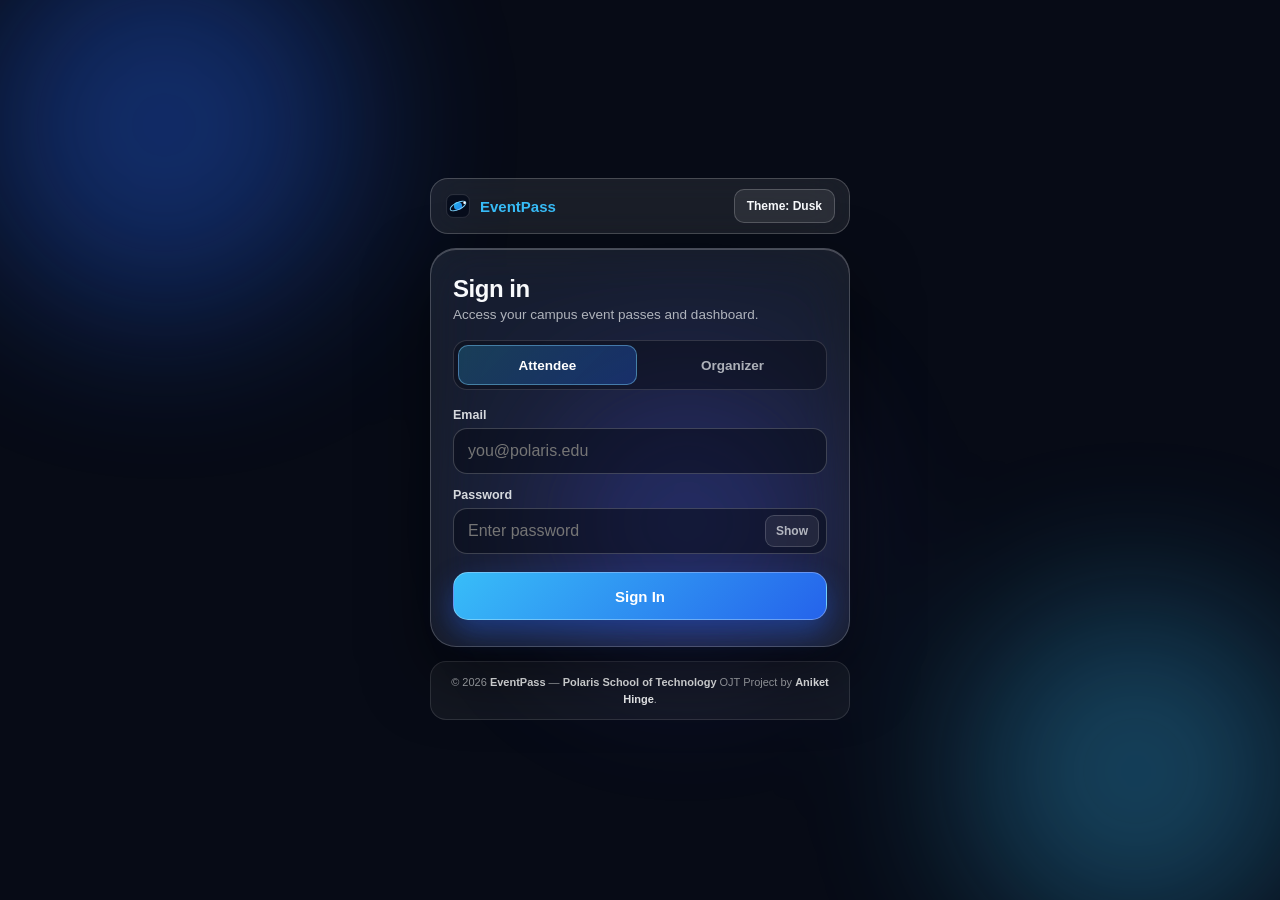
<file: index.html>
<!DOCTYPE html>
<html lang="en">
<head>
  <meta charset="UTF-8" />
  <meta name="viewport" content="width=device-width, initial-scale=1.0, viewport-fit=cover" />
  <title>EventPass — Sign In</title>
  <link rel="icon" type="image/svg+xml" href="data:image/svg+xml,%3Csvg xmlns='http://www.w3.org/2000/svg' viewBox='0 0 64 64' fill='none'%3E%3Crect x='4' y='4' width='56' height='56' rx='16' fill='%23070d1c'/%3E%3Ccircle cx='32' cy='32' r='10' fill='%2338bdf8'/%3E%3Cellipse cx='32' cy='32' rx='21' ry='8.5' transform='rotate(-26 32 32)' stroke='%237dd3fc' stroke-width='2.4'/%3E%3Ccircle cx='48' cy='24' r='3' fill='%23ffffff'/%3E%3C/svg%3E" />
  <style>
    :root {
      --bg: #070b16;
      --text: #f8fafc;
      --muted: rgba(248, 250, 252, 0.68);
      --accent: #38bdf8;
      --accent-2: #2563eb;
      --glass: rgba(255, 255, 255, 0.08);
      --border: rgba(255, 255, 255, 0.2);
      --danger: #fb7185;
    }
    body.lagoon {
      --bg: #05131c;
      --accent: #22d3ee;
      --accent-2: #0284c7;
    }
    * { box-sizing: border-box; -webkit-tap-highlight-color: transparent; }
    body {
      margin: 0;
      min-height: 100dvh;
      background: var(--bg);
      color: var(--text);
      font-family: -apple-system, BlinkMacSystemFont, "SF Pro Display", "Segoe UI", sans-serif;
      display: flex;
      flex-direction: column;
      align-items: center;
      justify-content: center;
      padding: max(18px, env(safe-area-inset-top)) 16px max(20px, env(safe-area-inset-bottom));
      gap: 18px;
      overflow-x: hidden;
    }
    .aurora {
      position: fixed;
      inset: -15%;
      pointer-events: none;
      filter: blur(85px);
      opacity: 0.72;
      z-index: 0;
    }
    .aurora span { position: absolute; border-radius: 50%; }
    .aurora span:nth-child(1) { width: 380px; height: 380px; top: 6%; left: 10%; background: rgba(37, 99, 235, 0.55); }
    .aurora span:nth-child(2) { width: 340px; height: 340px; bottom: 8%; right: 10%; background: rgba(56, 189, 248, 0.45); }
    .aurora span:nth-child(3) { width: 260px; height: 260px; top: 45%; left: 45%; background: rgba(99, 102, 241, 0.35); }

    .shell {
      position: relative;
      z-index: 2;
      width: 100%;
      max-width: 420px;
      display: flex;
      flex-direction: column;
      gap: 14px;
    }

    .top-bar {
      display: flex;
      justify-content: space-between;
      align-items: center;
      padding: 10px 14px;
      border-radius: 18px;
      background: var(--glass);
      backdrop-filter: blur(22px);
      -webkit-backdrop-filter: blur(22px);
      border: 1px solid var(--border);
    }
    .brand {
      display: inline-flex;
      align-items: center;
      gap: 9px;
      font-weight: 700;
      font-size: 15px;
      color: var(--accent);
    }
    .theme-btn {
      min-height: 34px;
      padding: 6px 12px;
      border-radius: 10px;
      border: 1px solid var(--border);
      background: rgba(255, 255, 255, 0.08);
      color: var(--text);
      font-size: 12px;
      font-weight: 600;
      cursor: pointer;
    }

    .panel {
      width: 100%;
      padding: 26px 22px;
      border-radius: 26px;
      background: var(--glass);
      backdrop-filter: blur(28px) saturate(175%);
      -webkit-backdrop-filter: blur(28px) saturate(175%);
      border: 1px solid var(--border);
      box-shadow: 0 28px 65px rgba(0, 0, 0, 0.5), inset 0 1px 0 rgba(255, 255, 255, 0.22);
      display: flex;
      flex-direction: column;
      gap: 18px;
    }
    .head h1 { margin: 0 0 4px; font-size: 24px; letter-spacing: -0.02em; }
    .head p { margin: 0; font-size: 13.5px; color: var(--muted); }

    .role-tabs {
      display: grid;
      grid-template-columns: 1fr 1fr;
      gap: 6px;
      padding: 4px;
      border-radius: 14px;
      background: rgba(7, 11, 22, 0.45);
      border: 1px solid rgba(255, 255, 255, 0.14);
    }
    .role-btn {
      min-height: 40px;
      border: 1px solid transparent;
      border-radius: 10px;
      background: transparent;
      color: var(--muted);
      font-size: 13.5px;
      font-weight: 700;
      cursor: pointer;
      transition: all 0.18s ease;
    }
    .role-btn.is-active {
      background: linear-gradient(135deg, rgba(56, 189, 248, 0.25), rgba(37, 99, 235, 0.32));
      border-color: rgba(125, 211, 252, 0.45);
      color: #fff;
    }

    form {
      display: flex;
      flex-direction: column;
      gap: 14px;
    }
    .field {
      display: flex;
      flex-direction: column;
      gap: 6px;
    }
    label {
      font-size: 12.5px;
      font-weight: 600;
      color: rgba(248, 250, 252, 0.85);
    }
    .input-wrap {
      position: relative;
      display: flex;
      align-items: center;
    }
    input {
      width: 100%;
      min-height: 46px;
      padding: 10px 14px;
      border-radius: 14px;
      border: 1px solid rgba(255, 255, 255, 0.2);
      background: rgba(7, 11, 22, 0.52);
      color: #fff;
      font-size: 16px;
      outline: none;
      transition: border-color 0.2s ease, box-shadow 0.2s ease;
    }
    input:focus {
      border-color: var(--accent);
      box-shadow: 0 0 0 3px rgba(56, 189, 248, 0.2);
    }
    .toggle-pw {
      position: absolute;
      right: 8px;
      min-height: 32px;
      padding: 4px 10px;
      border-radius: 9px;
      border: 1px solid rgba(255, 255, 255, 0.16);
      background: rgba(255, 255, 255, 0.08);
      color: var(--muted);
      font-size: 12px;
      font-weight: 600;
      cursor: pointer;
    }

    #pinGroup { display: none; }
    #pinGroup.is-visible { display: flex; }

    .error-msg {
      display: none;
      padding: 10px 12px;
      border-radius: 12px;
      background: rgba(251, 113, 133, 0.14);
      border: 1px solid rgba(251, 113, 133, 0.45);
      color: #fecdd3;
      font-size: 13px;
      font-weight: 600;
    }
    .error-msg.is-show { display: block; }

    .submit-btn {
      width: 100%;
      min-height: 48px;
      margin-top: 4px;
      border-radius: 15px;
      border: 1px solid rgba(255, 255, 255, 0.3);
      background: linear-gradient(135deg, var(--accent), var(--accent-2));
      color: #fff;
      font-size: 15px;
      font-weight: 700;
      cursor: pointer;
      box-shadow: 0 12px 28px rgba(37, 99, 235, 0.42);
      transition: transform 0.15s ease, filter 0.2s ease;
    }
    .submit-btn:hover { filter: brightness(1.06); }
    .submit-btn:active { transform: scale(0.97); }

    footer {
      padding: 12px 14px;
      border-radius: 16px;
      background: rgba(255, 255, 255, 0.05);
      border: 1px solid rgba(255, 255, 255, 0.12);
      text-align: center;
      font-size: 11px;
      color: var(--muted);
      line-height: 1.5;
    }
    footer strong { color: var(--text); }
  </style>
</head>
<body>
  <div class="aurora" aria-hidden="true"><span></span><span></span><span></span></div>

  <div class="shell">
    <div class="top-bar">
      <div class="brand">
        <svg width="26" height="26" viewBox="0 0 64 64" fill="none" style="border-radius:8px">
          <defs><linearGradient id="g1" x1="10" y1="10" x2="54" y2="54" gradientUnits="userSpaceOnUse"><stop offset="0%" stop-color="#22d3ee"/><stop offset="100%" stop-color="#2563eb"/></linearGradient></defs>
          <rect x="4" y="4" width="56" height="56" rx="16" fill="#070d1c" stroke="#ffffff" stroke-opacity="0.18" stroke-width="1.5"/>
          <circle cx="32" cy="32" r="10" fill="url(#g1)"/>
          <ellipse cx="32" cy="32" rx="21" ry="8.5" transform="rotate(-26 32 32)" stroke="#7dd3fc" stroke-width="2.4"/>
          <circle cx="48" cy="24" r="3" fill="#ffffff"/>
        </svg>
        EventPass
      </div>
      <button id="themeBtn" type="button" class="theme-btn">Theme: Dusk</button>
    </div>

    <main class="panel">
      <div class="head">
        <h1>Sign in</h1>
        <p>Access your campus event passes and dashboard.</p>
      </div>

      <div class="role-tabs" role="tablist">
        <button id="tabAttendee" type="button" class="role-btn is-active" role="tab" aria-selected="true">Attendee</button>
        <button id="tabOrganizer" type="button" class="role-btn" role="tab" aria-selected="false">Organizer</button>
      </div>

      <form id="loginForm" novalidate>
        <div class="field">
          <label for="emailInput">Email</label>
          <input id="emailInput" type="email" placeholder="you@polaris.edu" autocomplete="email" required />
        </div>

        <div class="field">
          <label for="passwordInput">Password</label>
          <div class="input-wrap">
            <input id="passwordInput" type="password" placeholder="Enter password" autocomplete="current-password" style="padding-right:70px;" required />
            <button id="togglePwBtn" type="button" class="toggle-pw">Show</button>
          </div>
        </div>

        <div id="pinGroup" class="field">
          <label for="pinInput">PIN</label>
          <input id="pinInput" type="password" inputmode="numeric" maxlength="4" placeholder="••••" autocomplete="one-time-code" />
        </div>

        <div id="formError" class="error-msg" role="alert"></div>

        <button id="signInBtn" type="submit" class="submit-btn">Sign In</button>
      </form>
    </main>

    <footer>
      <div>© 2026 <strong>EventPass</strong> — <strong>Polaris School of Technology</strong> OJT Project by <strong>Aniket Hinge</strong>.</div>
    </footer>
  </div>

  <script>
    let currentRole = "attendee";

    const tabAttendee = document.getElementById("tabAttendee");
    const tabOrganizer = document.getElementById("tabOrganizer");
    const pinGroup = document.getElementById("pinGroup");
    const pinInput = document.getElementById("pinInput");
    const emailInput = document.getElementById("emailInput");
    const passwordInput = document.getElementById("passwordInput");
    const formError = document.getElementById("formError");

    function showError(msg) {
      formError.textContent = msg;
      formError.classList.add("is-show");
    }
    function clearError() {
      formError.textContent = "";
      formError.classList.remove("is-show");
    }

    function setRole(role) {
      currentRole = role;
      const isOrg = role === "organizer";
      tabAttendee.classList.toggle("is-active", !isOrg);
      tabAttendee.setAttribute("aria-selected", String(!isOrg));
      tabOrganizer.classList.toggle("is-active", isOrg);
      tabOrganizer.setAttribute("aria-selected", String(isOrg));
      pinGroup.classList.toggle("is-visible", isOrg);
      clearError();
      if (!isOrg) pinInput.value = "";
    }

    tabAttendee.addEventListener("click", () => setRole("attendee"));
    tabOrganizer.addEventListener("click", () => setRole("organizer"));

    document.getElementById("togglePwBtn").addEventListener("click", (e) => {
      const showing = passwordInput.type === "text";
      passwordInput.type = showing ? "password" : "text";
      e.target.textContent = showing ? "Show" : "Hide";
    });

    document.getElementById("themeBtn").addEventListener("click", (e) => {
      const isLagoon = document.body.classList.toggle("lagoon");
      e.target.textContent = isLagoon ? "Theme: Lagoon" : "Theme: Dusk";
    });

    document.getElementById("loginForm").addEventListener("submit", (e) => {
      e.preventDefault();
      clearError();

      const email = emailInput.value.trim();
      const password = passwordInput.value;
      const pin = pinInput.value.trim();

      if (!email || !email.includes("@")) {
        showError("Please enter a valid email address.");
        emailInput.focus();
        return;
      }
      if (!password) {
        showError("Please enter your password.");
        passwordInput.focus();
        return;
      }

      let staffRole = "attendee";
      if (currentRole === "organizer") {
        if (pin !== "1234" && pin !== "9999") {
          showError("Invalid PIN.");
          pinInput.focus();
          return;
        }
        staffRole = pin === "1234" ? "volunteer" : "organizer";
      }

      const rawName = email.split("@")[0].replace(/[._-]+/g, " ").trim();
      const displayName = rawName ? rawName.charAt(0).toUpperCase() + rawName.slice(1) : "Aniket";

      localStorage.setItem("eventpass_user", JSON.stringify({
        name: displayName,
        email: email,
        role: currentRole,
        staffRole: staffRole
      }));

      window.location.href = "home.html";
    });
  </script>
</body>
</html>
</file>
